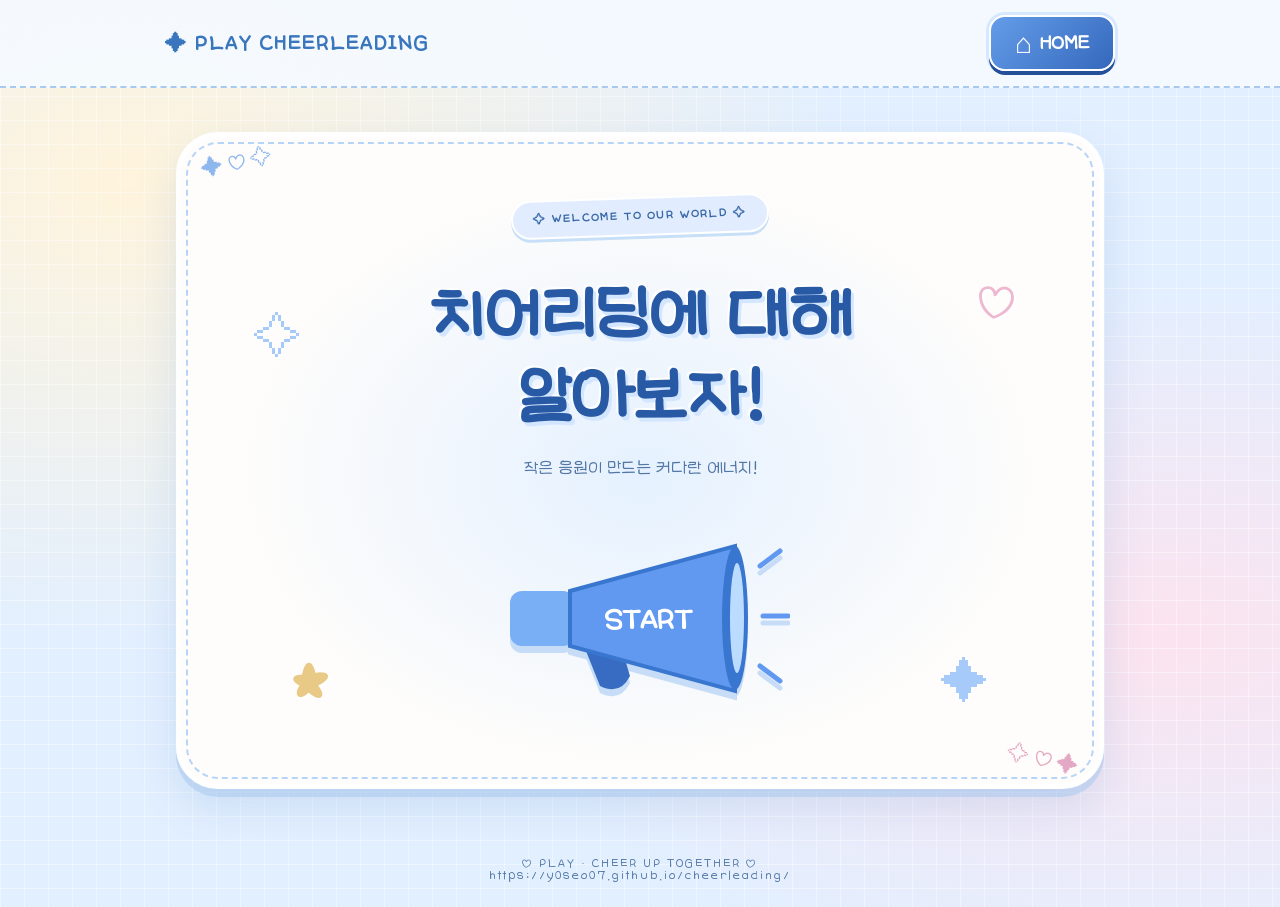
<file: index.html>
<!DOCTYPE html>
<html lang="ko">
	<head>
		<meta charset="UTF-8">
		<meta name="viewport" content="width=device-width, initial-scale=1">
		<title>PLAY CHEERLEADING</title>
		<link rel="stylesheet" href="style.css">
		<script src="script.js" defer>
		</script>
	</head>
	<body>
		<header>
			<span class="brand">✦ PLAY CHEERLEADING</span>
			<a class="homeButton" href="index.html">
				<span class="house">⌂</span> HOME
			</a>
		</header>
		<main>
			<section id="home" class="page">
				<div class="homeDecor" aria-hidden="true">
					<span>✧</span>
					<span>♡</span>
					<span>★</span>
					<span>✦</span>
				</div>
				<p class="tag">✧ WELCOME TO OUR WORLD ✧</p>
				<h1>치어리딩에 대해<br>알아보자!</h1>
				<p>작은 응원이 만드는 커다란 에너지!</p>
				<div class="menuLine">
					<button id="start" class="megaphone" onclick="showMenu()" aria-expanded="false" aria-controls="menu">
						<svg viewBox="0 0 300 180">
							<path d="M90 110 L110 160 Q130 170 140 150 L125 100" fill="#386cc2"/>
							<rect x="20" y="65" width="65" height="55" rx="12" fill="#79aff4"/>
							<path d="M80 65 L245 20 L245 165 L80 120Z" fill="#6099ef" stroke="#3976cf" stroke-width="4"/>
							<ellipse cx="245" cy="92" rx="13" ry="72" fill="#3976cf"/>
							<ellipse cx="247" cy="92" rx="7" ry="55" fill="#bcdcff"/>
							<text x="158" y="104" fill="white" font-size="30" font-weight="bold" text-anchor="middle">START</text>
							<path d="M270 40 L290 25 M273 90 H298 M270 140 L290 155" stroke="#6099ef" stroke-width="5" stroke-linecap="round"/>
						</svg>
					</button>
					<nav id="menu" inert>
						<a href="action.html">✦<br>액션</a>
						<a href="stunt.html">♡<br>스턴트</a>
						<a href="game.html">♫<br>게임</a>
						<a href="secret.html">☆<br>???</a>
					</nav>
				</div>
			</section>
		</main>
		<footer>
			♡ PLAY · CHEER UP TOGETHER ♡
			<br>
			<a href="https://y0seo07.github.io/cheerleading/" style="color: inherit; overflow-wrap: anywhere;">https://y0seo07.github.io/cheerleading/</a>
		</footer>
	</body>
</html>
</file>
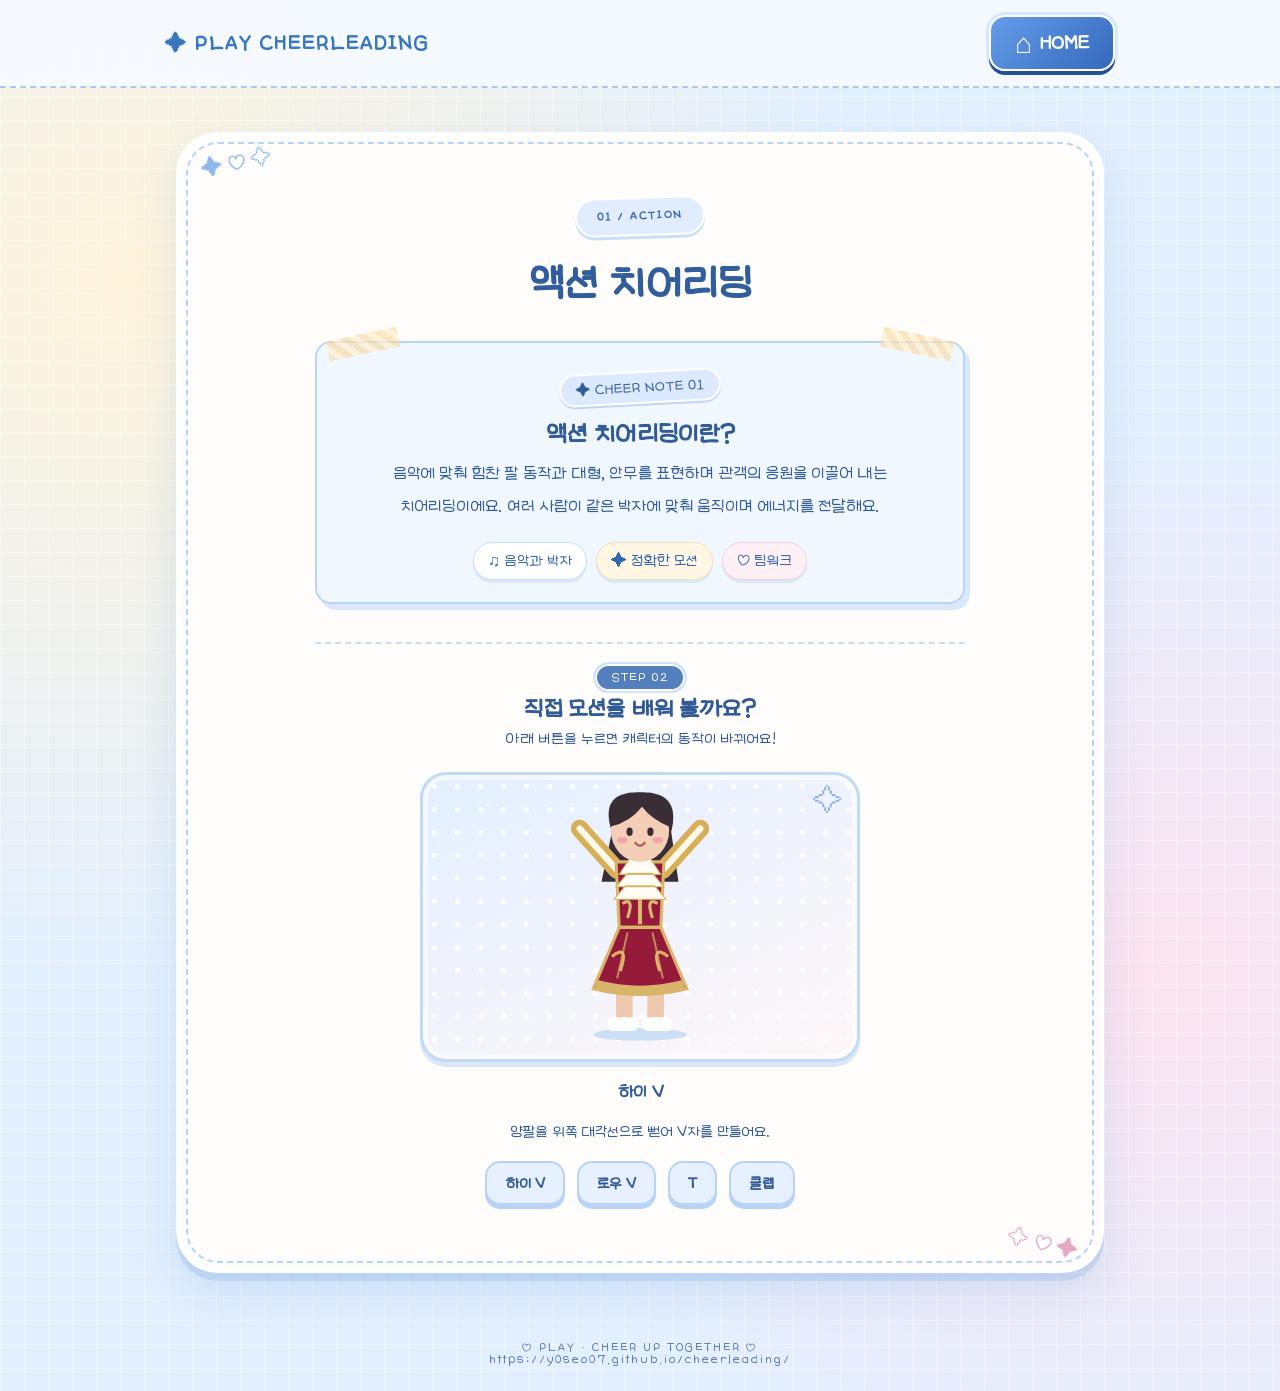
<file: action.html>
<!DOCTYPE html>
<html lang="ko">
	<head>
		<meta charset="UTF-8">
		<meta name="viewport" content="width=device-width, initial-scale=1">
		<title>PLAY CHEERLEADING</title>
		<link rel="stylesheet" href="style.css">
		<script src="script.js" defer>
		</script>
	</head>
	<body>
		<header>
			<span class="brand">✦ PLAY CHEERLEADING</span>
			<a class="homeButton" href="index.html">
				<span class="house">⌂</span> HOME
			</a>
		</header>
		<main>
			<section id="action" class="page">
				<p class="tag">01 / ACTION</p>
				<h2>액션 치어리딩</h2>
				<article class="intro">
					<span class="sticker">✦ CHEER NOTE 01</span>
					<h3>액션 치어리딩이란?</h3>
					<p>음악에 맞춰 힘찬 팔 동작과 대형, 안무를 표현하며 관객의 응원을 이끌어 내는 치어리딩이에요. 여러 사람이 같은 박자에 맞춰 움직이며 에너지를 전달해요.</p>
					<div class="features">
						<span>♫ 음악과 박자</span>
						<span>✦ 정확한 모션</span>
						<span>♡ 팀워크</span>
					</div>
				</article>
				<div class="chapter">
					<span>STEP 02</span>
					<h3>직접 모션을 배워 볼까요?</h3>
					<p>아래 버튼을 누르면 캐릭터의 동작이 바뀌어요!</p>
				</div>
				<div class="stage" id="actionFigure">
				</div>
				<h3 id="motionName">하이 V</h3>
				<p id="motionInfo">
				</p>
				<div id="motionButtons" class="buttons">
				</div>
			</section>
		</main>
		<footer>
			♡ PLAY · CHEER UP TOGETHER ♡
			<br>
			<a href="https://y0seo07.github.io/cheerleading/" style="color: inherit; overflow-wrap: anywhere;">https://y0seo07.github.io/cheerleading/</a>
		</footer>
	</body>
</html>
</file>
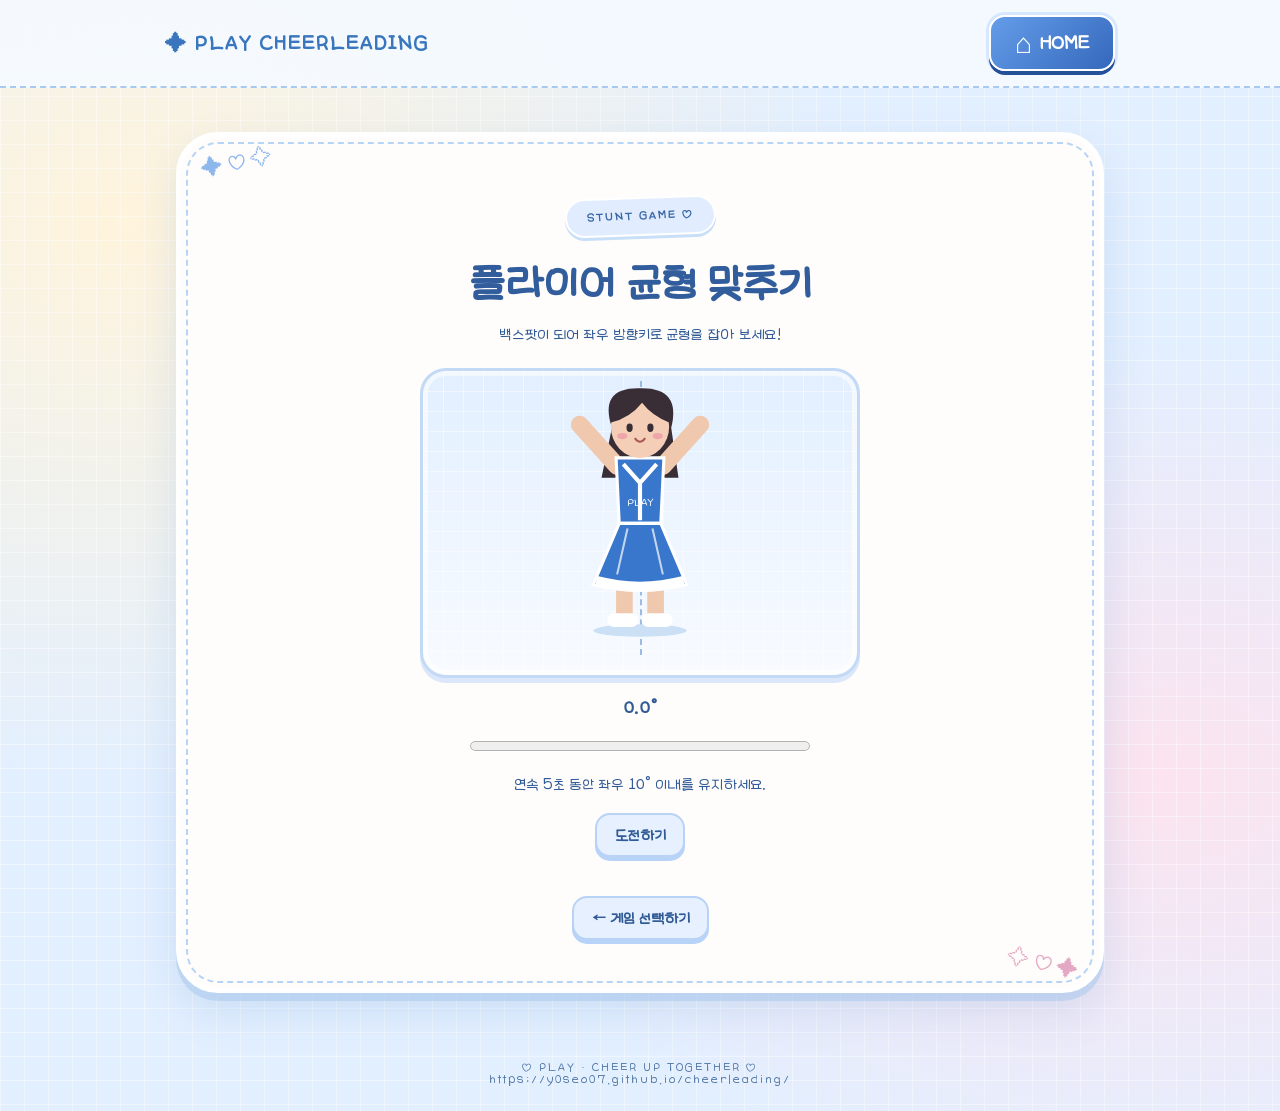
<file: balance.html>
<!DOCTYPE html>
<html lang="ko">
	<head>
		<meta charset="UTF-8">
		<meta name="viewport" content="width=device-width, initial-scale=1">
		<title>PLAY CHEERLEADING</title>
		<link rel="stylesheet" href="style.css">
		<script src="script.js" defer>
		</script>
	</head>
	<body>
		<header>
			<span class="brand">✦ PLAY CHEERLEADING</span>
			<a class="homeButton" href="index.html">
				<span class="house">⌂</span> HOME
			</a>
		</header>
		<main>
			<section id="balance" class="page">
				<p class="tag">STUNT GAME ♡</p>
				<h2>플라이어 균형 맞추기</h2>
				<p>백스팟이 되어 좌우 방향키로 균형을 잡아 보세요!</p>
				<div class="stage balanceStage">
					<div class="guide">
					</div>
					<div id="tilt">
					</div>
				</div>
				<h3 id="angle">0.0°</h3>
				<progress id="progress" max="5" value="0">
				</progress>
				<p id="balanceStatus" aria-live="polite">연속 5초 동안 좌우 10° 이내를 유지하세요.</p>
				<div class="buttons">
					<button onclick="startBalance()">도전하기</button>
				</div>
				<a class="next" href="game.html">← 게임 선택하기</a>
			</section>
		</main>
		<footer>
			♡ PLAY · CHEER UP TOGETHER ♡
			<br>
			<a href="https://y0seo07.github.io/cheerleading/" style="color: inherit; overflow-wrap: anywhere;">https://y0seo07.github.io/cheerleading/</a>
		</footer>
	</body>
</html>
</file>
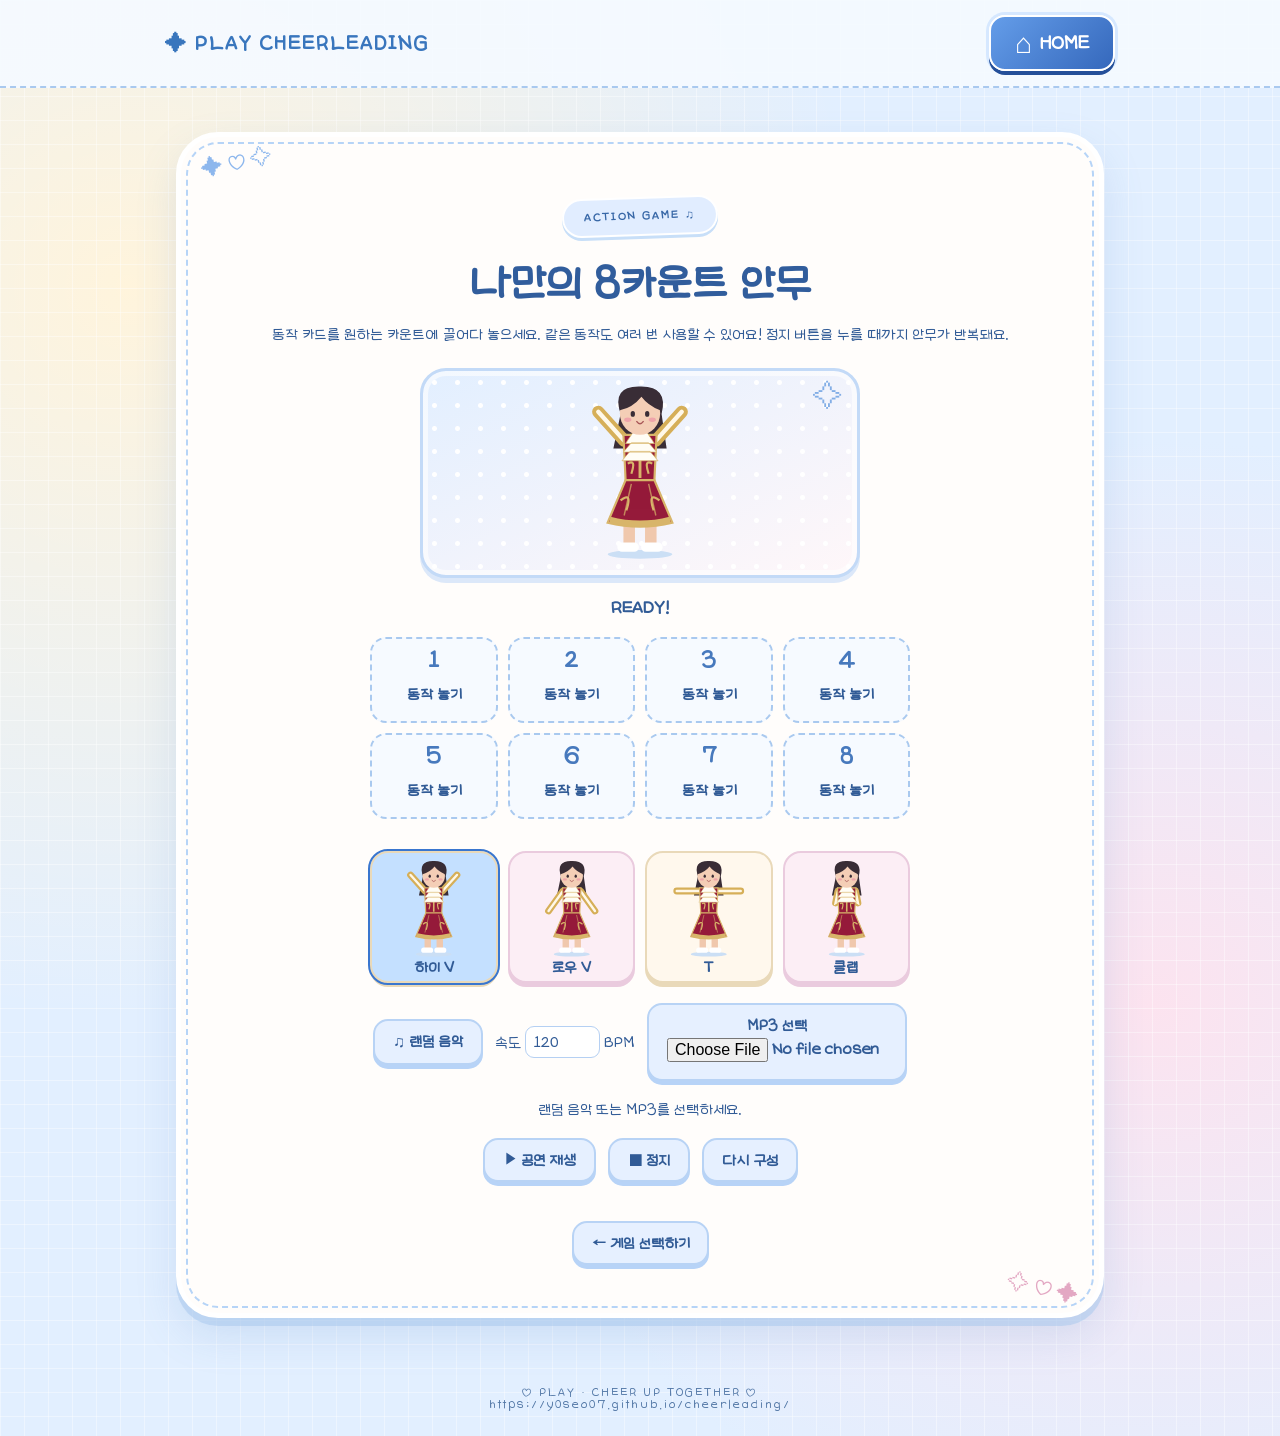
<file: compose.html>
<!DOCTYPE html>
<html lang="ko">
	<head>
		<meta charset="UTF-8">
		<meta name="viewport" content="width=device-width, initial-scale=1">
		<title>PLAY CHEERLEADING</title>
		<link rel="stylesheet" href="style.css">
		<script src="script.js" defer>
		</script>
	</head>
	<body>
		<header>
			<span class="brand">✦ PLAY CHEERLEADING</span>
			<a class="homeButton" href="index.html">
				<span class="house">⌂</span> HOME
			</a>
		</header>
		<main>
			<section id="compose" class="page">
				<p class="tag">ACTION GAME ♫</p>
				<h2>나만의 8카운트 안무</h2>
				<p>동작 카드를 원하는 카운트에 끌어다 놓으세요. 같은 동작도 여러 번 사용할 수 있어요! 정지 버튼을 누를 때까지 안무가 반복돼요.</p>
				<div class="stage" id="composeFigure">
				</div>
				<h3 id="count" aria-live="polite">READY!</h3>
				<div id="slots" class="slots">
				</div>
				<div id="palette" class="palette">
				</div>
				<div class="buttons">
					<button onclick="randomMusic()">♫ 랜덤 음악</button>
					<label>속도 <input id="bpm" type="number" min="40" max="240" value="120"> BPM</label>
					<label class="file">MP3 선택 <input id="musicFile" type="file" accept="audio/mpeg,audio/*">
					</label>
				</div>
				<audio id="music" preload="none">
				</audio>
				<p id="musicStatus">랜덤 음악 또는 MP3를 선택하세요.</p>
				<div class="buttons">
					<button onclick="playDance()">▶ 공연 재생</button>
					<button onclick="stopDance()">■ 정지</button>
					<button onclick="resetDance()">다시 구성</button>
				</div>
				<a class="next" href="game.html">← 게임 선택하기</a>
			</section>
		</main>
		<footer>
			♡ PLAY · CHEER UP TOGETHER ♡
			<br>
			<a href="https://y0seo07.github.io/cheerleading/" style="color: inherit; overflow-wrap: anywhere;">https://y0seo07.github.io/cheerleading/</a>
		</footer>
	</body>
</html>
</file>
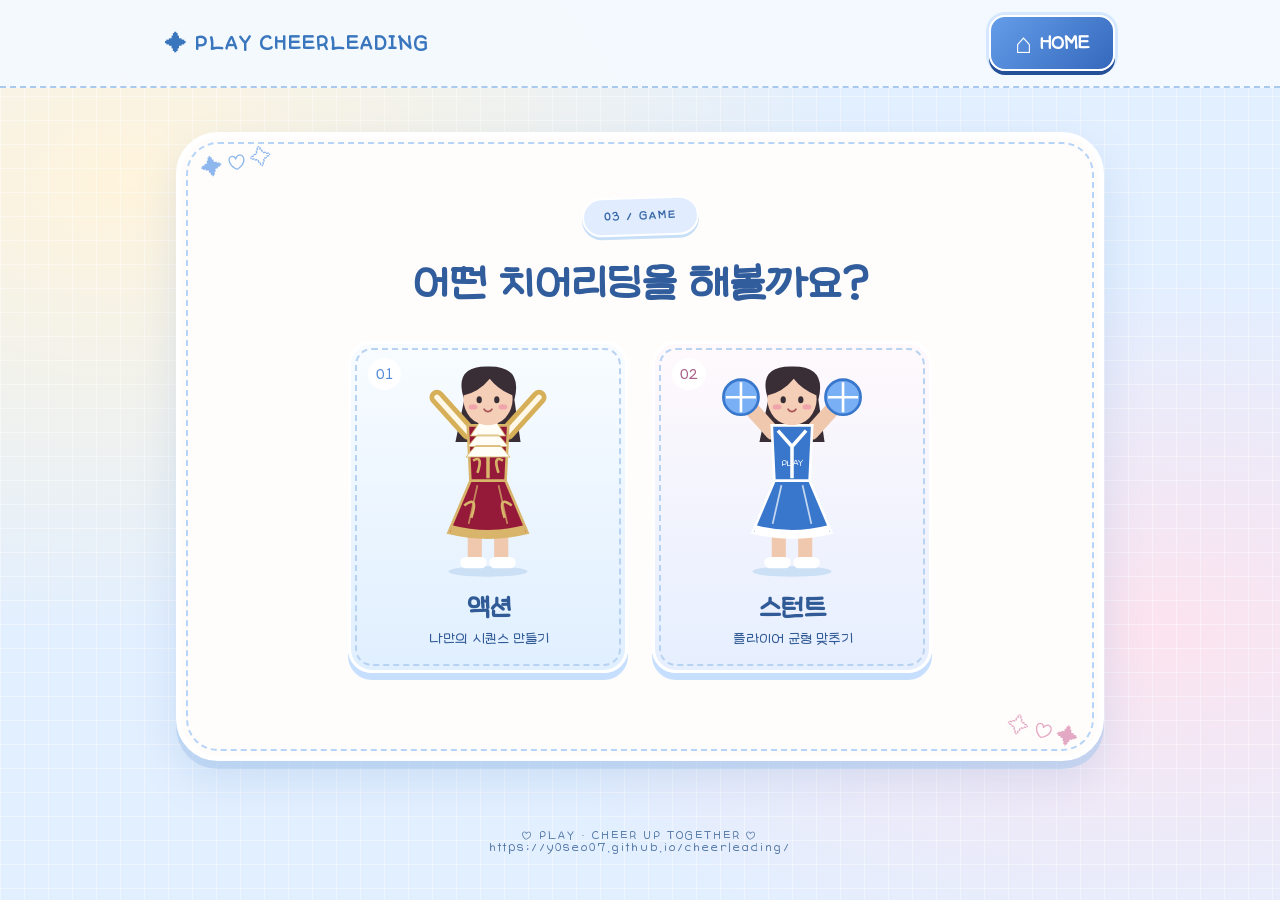
<file: game.html>
<!DOCTYPE html>
<html lang="ko">
	<head>
		<meta charset="UTF-8">
		<meta name="viewport" content="width=device-width, initial-scale=1">
		<title>PLAY CHEERLEADING</title>
		<link rel="stylesheet" href="style.css">
		<script src="script.js" defer>
		</script>
	</head>
	<body>
		<header>
			<span class="brand">✦ PLAY CHEERLEADING</span>
			<a class="homeButton" href="index.html">
				<span class="house">⌂</span> HOME
			</a>
		</header>
		<main>
			<section id="game" class="page">
				<p class="tag">03 / GAME</p>
				<h2>어떤 치어리딩을 해볼까요?</h2>
				<div class="choices">
					<a href="compose.html">
						<div id="choiceAction">
						</div>
						<h3>액션</h3>나만의 시퀀스 만들기
					</a>
					<a href="balance.html">
						<div id="choiceStunt">
						</div>
						<h3>스턴트</h3>플라이어 균형 맞추기
					</a>
				</div>
			</section>
		</main>
		<footer>
			♡ PLAY · CHEER UP TOGETHER ♡
			<br>
			<a href="https://y0seo07.github.io/cheerleading/" style="color: inherit; overflow-wrap: anywhere;">https://y0seo07.github.io/cheerleading/</a>
		</footer>
	</body>
</html>
</file>
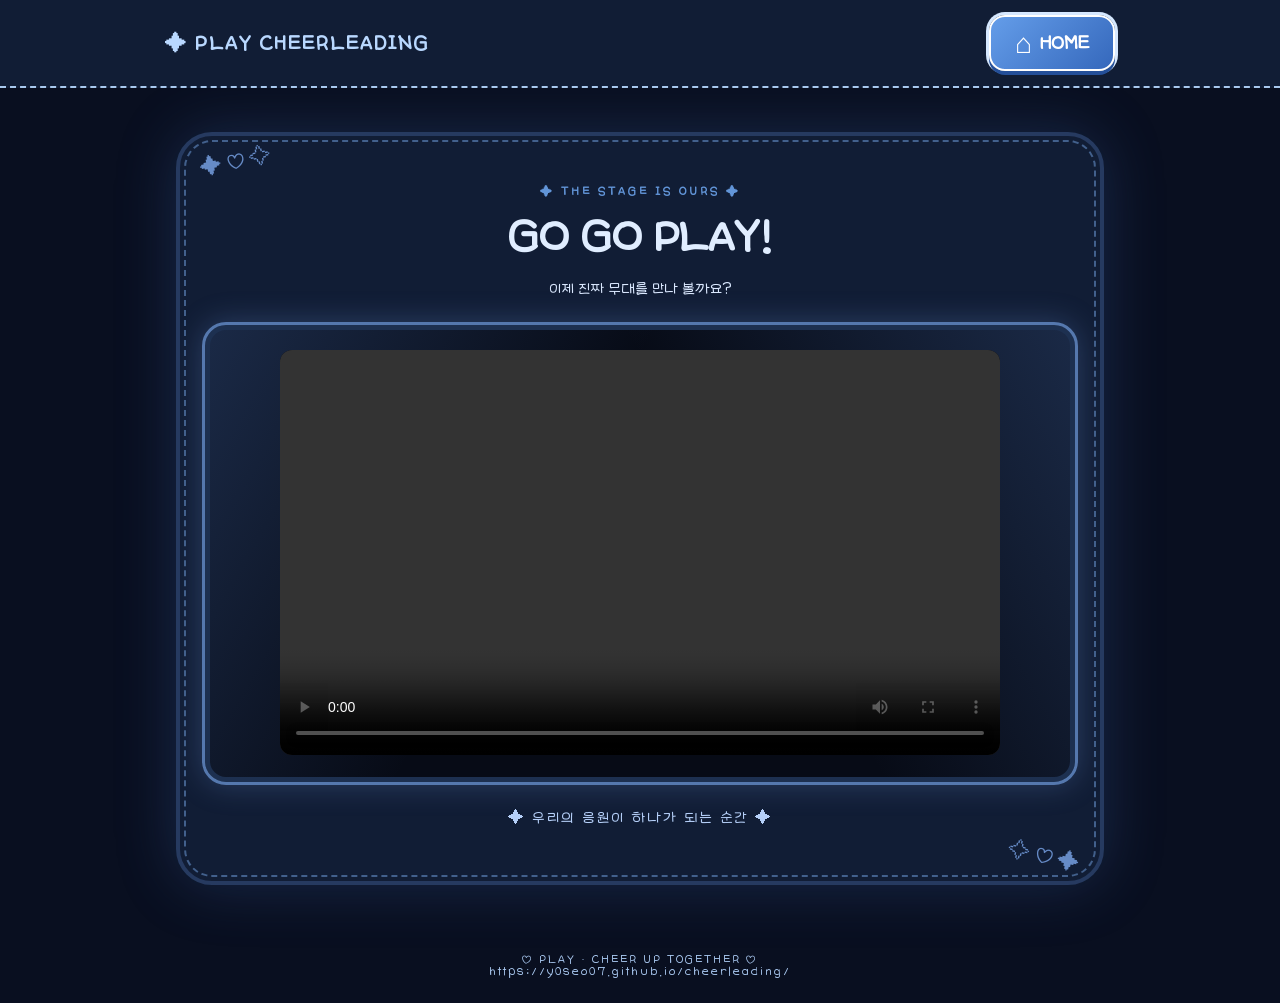
<file: secret.html>
<!DOCTYPE html>
<html lang="ko">
	<head>
		<meta charset="UTF-8">
		<meta name="viewport" content="width=device-width, initial-scale=1">
		<title>PLAY CHEERLEADING</title>
		<link rel="stylesheet" href="style.css">
		<script src="script.js" defer>
		</script>
	</head>
	<body class="dark">
		<header>
			<span class="brand">✦ PLAY CHEERLEADING</span>
			<a class="homeButton" href="index.html">
				<span class="house">⌂</span> HOME
			</a>
		</header>
		<main>
			<section id="secret" class="page">
				<p class="tag">✦ THE STAGE IS OURS ✦</p>
				<h2>GO GO PLAY!</h2>
				<p>이제 진짜 무대를 만나 볼까요?</p>
				<div class="theater">
					<video id="performance" controls playsinline preload="metadata" src="performance.mp4" aria-label="PLAY 공연 영상">
					</video>
				</div>
				<p class="encore">✦ 우리의 응원이 하나가 되는 순간 ✦</p>
			</section>
		</main>
		<footer>
			♡ PLAY · CHEER UP TOGETHER ♡
			<br>
			<a href="https://y0seo07.github.io/cheerleading/" style="color: inherit; overflow-wrap: anywhere;">https://y0seo07.github.io/cheerleading/</a>
		</footer>
	</body>
</html>
</file>
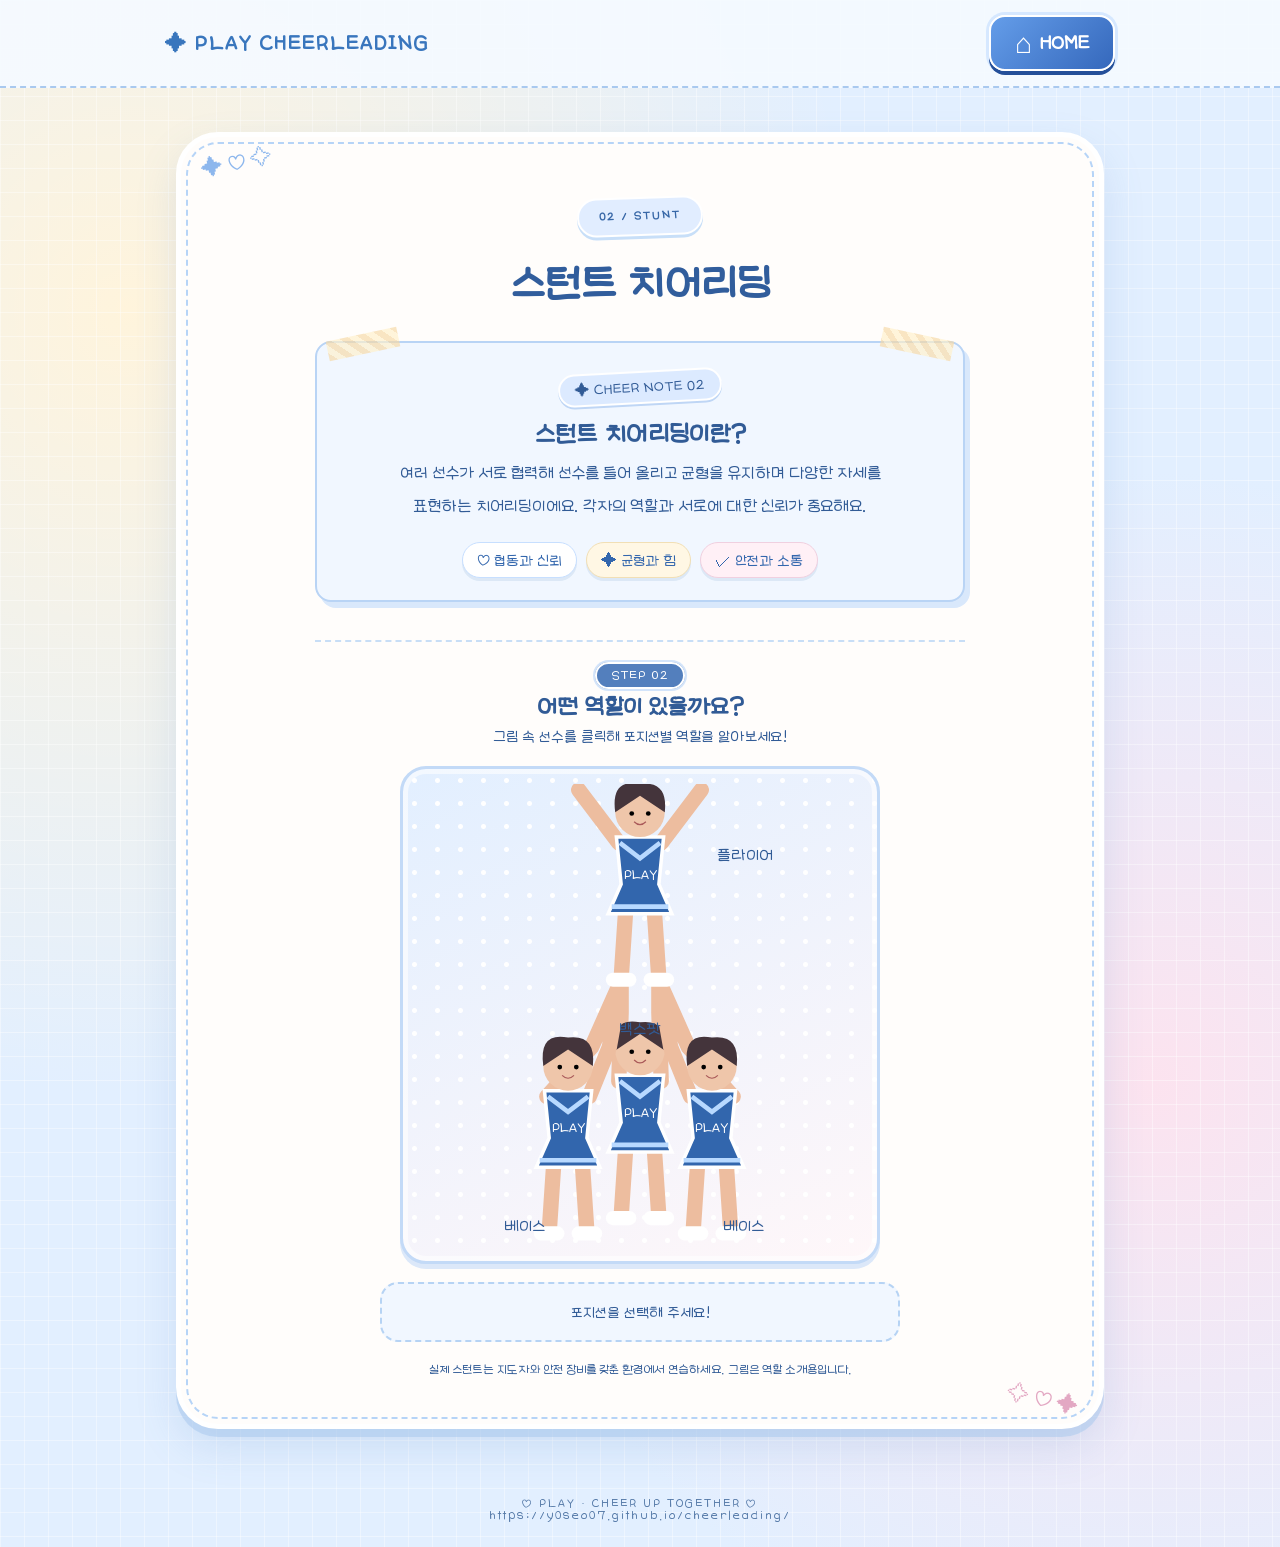
<file: stunt.html>
<!DOCTYPE html>
<html lang="ko">
	<head>
		<meta charset="UTF-8">
		<meta name="viewport" content="width=device-width, initial-scale=1">
		<title>PLAY CHEERLEADING</title>
		<link rel="stylesheet" href="style.css">
		<script src="script.js" defer>
		</script>
	</head>
	<body>
		<header>
			<span class="brand">✦ PLAY CHEERLEADING</span>
			<a class="homeButton" href="index.html">
				<span class="house">⌂</span> HOME
			</a>
		</header>
		<main>
			<section id="stunt" class="page">
				<p class="tag">02 / STUNT</p>
				<h2>스턴트 치어리딩</h2>
				<article class="intro">
					<span class="sticker">✦ CHEER NOTE 02</span>
					<h3>스턴트 치어리딩이란?</h3>
					<p>여러 선수가 서로 협력해 선수를 들어 올리고 균형을 유지하며 다양한 자세를 표현하는 치어리딩이에요. 각자의 역할과 서로에 대한 신뢰가 중요해요.</p>
					<div class="features">
						<span>♡ 협동과 신뢰</span>
						<span>✦ 균형과 힘</span>
						<span>✓ 안전과 소통</span>
					</div>
				</article>
				<div class="chapter">
					<span>STEP 02</span>
					<h3>어떤 역할이 있을까요?</h3>
					<p>그림 속 선수를 클릭해 포지션별 역할을 알아보세요!</p>
				</div>
				<div class="formation" id="formation">
				</div>
				<div class="note" id="roleInfo" aria-live="polite">포지션을 선택해 주세요!</div>
				<small>실제 스턴트는 지도자와 안전 장비를 갖춘 환경에서 연습하세요. 그림은 역할 소개용입니다.</small>
				<br>
			</section>
		</main>
		<footer>
			♡ PLAY · CHEER UP TOGETHER ♡
			<br>
			<a href="https://y0seo07.github.io/cheerleading/" style="color: inherit; overflow-wrap: anywhere;">https://y0seo07.github.io/cheerleading/</a>
		</footer>
	</body>
</html>
</file>
<file: style.css>
/* 전체 색상과 화면 배치 */
* {
	box-sizing:border-box
}
[hidden] {
	display:none!important
}
body {
	margin:0;
	min-height:100vh;
	font-family:'Apple SD Gothic Neo','Malgun Gothic',sans-serif;
	color:#315b96;
	background:radial-gradient(circle at 15% 20%,#fff 0 5px,transparent 6px),radial-gradient(circle at 85% 75%,#fff 0 4px,transparent 5px),linear-gradient(135deg,#eaf5ff,#cce2ff);
	background-size:90px 90px,110px 110px,auto;
	transition:background .7s,color .7s
}
header {
	display:flex;
	justify-content:space-between;
	padding:22px max(5%,calc((100% - 950px)/2));
	font-weight:bold;
	gap:12px
}
a {
	color:inherit;
	text-decoration:none
}
main {
	max-width:900px;
	margin:15px auto;
	padding:16px
}
.page {
	text-align:center;
	background:#ffffffc9;
	border:3px solid white;
	border-radius:36px;
	padding:35px 22px;
	box-shadow:0 12px 35px #5689c51c;
	animation:appear .45s ease
}
h1 {
	font-size:clamp(32px,6vw,58px);
	line-height:1.25;
	margin:20px 0;
	color:#2859a4
}
h2 {
	font-size:clamp(26px,5vw,38px);
	margin:12px 0
}
p {
	line-height:1.6
}
.tag {
	letter-spacing:3px;
	font-size:12px;
	font-weight:bold;
	color:#6295d8
}
button,.next,.file {
	font:inherit;
	font-weight:bold;
	color:#315b96;
	background:#e4f0ff;
	border:2px solid #c0d9fc;
	border-radius:18px;
	padding:12px 18px;
	cursor:pointer;
	transition:transform .2s,background .2s
}
button:hover,.next:hover,.file:hover,nav a:hover,.choices a:hover {
	transform:translateY(-4px);
	background:#d0e5ff
}
button:focus-visible,a:focus-visible,input:focus-visible,select:focus-visible {
	outline:3px solid #3677cf;
	outline-offset:3px
}
.megaphone {
	background:none;
	border:0;
	width:min(300px,90%);
	animation:bob 2s infinite
}
.megaphone:hover {
	background:none
}
nav,.choices,.buttons,.slots,.bases {
	display:flex;
	justify-content:center;
	gap:12px;
	flex-wrap:wrap
}
nav a,.choices a {
	background:#f0f7ff;
	border:2px solid #d0e4ff;
	border-radius:24px;
	padding:20px;
	transition:.2s;
	animation:appear .5s both
}
nav a {
	flex:1;
	min-width:100px;
	font-weight:bold;
	font-size:20px
}
nav a:nth-child(2) {
	animation-delay:.1s
}
nav a:nth-child(3) {
	animation-delay:.2s
}
nav a:nth-child(4) {
	animation-delay:.3s
}
.choices a {
	width:min(280px,100%)
}
.choices svg {
	height:220px;
	width:100%
}
.stage {
	background:linear-gradient(#eaf4ff,#f9fcff);
	border:2px dashed #bad6f9;
	border-radius:30px;
	max-width:440px;
	margin:20px auto;
	padding:12px;
	position:relative;
	overflow:hidden
}
.stage svg {
	height:260px;
	max-width:100%;
	display:block;
	margin:auto
}
.next {
	display:inline-block;
	margin-top:24px
}
.note {
	background:#eaf4ff;
	border-radius:18px;
	padding:20px;
	margin:18px auto;
	max-width:520px
}
.formation {
	margin:auto;
	max-width:480px;
	background:#eef6ff;
	border-radius:30px;
	padding:15px
}
.formation button {
	padding:5px;
	background:white
}
.mini svg {
	width:85px;
	height:110px;
	display:block
}
.flyer {
	margin-bottom:5px
}
.slots label {
	background:#eaf4ff;
	padding:10px;
	border-radius:15px;
	display:grid;
	gap:5px;
	min-width:120px
}
.slots label.active {
	background:#a9d0ff;
	outline:2px solid #3976cf
}
select,input {
	font:inherit;
	max-width:100%;
	color:inherit
}
select,input[type=number] {
	padding:7px;
	border:1px solid #b5d0f3;
	border-radius:9px;
	background:white
}
input[type=number] {
	width:75px
}
.file input {
	display:block;
	max-width:220px;
	margin:5px auto
}
.buttons {
	align-items:center;
	margin:15px 0
}
progress {
	width:min(340px,90%);
	height:20px;
	accent-color:#5288d8
}
.balanceStage {
	height:310px
}
#tilt {
	transform-origin:50% 88%;
	position:relative
}
.guide {
	position:absolute;
	left:50%;
	top:10px;
	bottom:20px;
	border-left:2px dashed #9bbbe6
}
footer {
	text-align:center;
	padding:25px;
	font-size:12px;
	letter-spacing:2px
}
body.dark {
	background:#090f20;
	color:#dbe9ff
}
.dark .page {
	background:#111d35;
	border-color:#263a60;
	box-shadow:0 0 60px #385c9b55
}
.dark .theater {
	padding:25px 10px;
	background:linear-gradient(120deg,#4268a955,transparent 40%),linear-gradient(240deg,#4268a955,transparent 40%),#070b16;
	border-radius:24px;
	margin:20px 0
}
video {
	width:100%;
	max-width:720px;
	aspect-ratio:16/9;
	background:#050812;
	border-radius:12px
}
.dark .next,.dark .file {
	background:#24385e;
	color:white;
	border-color:#42608c
}
@keyframes appear {
	from {
		opacity:0;
		transform:translateY(12px)
	}
	to {
		opacity:1;
		transform:translateY(0)
	}
}
@keyframes bob {
	50% {
		transform:translateY(-7px) rotate(-3deg)
	}
}
@media(prefers-reduced-motion:reduce) {
	* {
		animation:none!important;
		transition:none!important
	}
}
@media(max-width:500px) {
	.page {
		padding:24px 12px
	}
	.mini svg {
		width:65px
	}
	.bases {
		gap:5px
	}
	header {
		font-size:13px
	}
	.slots label {
		min-width:100px
	}
}
/* 수정된 메뉴와 게임 배치 */
@font-face {
	font-family:Seoyun;
	src:url('seoyun.ttf') format('truetype');
	font-display:swap
}
body,button,input,select,svg text {
	font-family:Seoyun,'Apple SD Gothic Neo',sans-serif
}
.homeButton {
	background:#2859a4;
	color:white;
	border-radius:18px;
	padding:12px 24px;
	box-shadow:0 4px 0 #173d79;
	font-size:20px
}
header {
	align-items:center;
	position:sticky;
	top:0;
	z-index:10;
	background:#eaf5fff2
}
.dark header {
	background:#111d35
}
.menuLine {
	display:flex;
	align-items:center;
	justify-content:center;
	max-width:760px;
	margin:30px auto;
	gap:0
}
.menuLine .megaphone {
	flex-shrink:0;
	transition:width .6s;
	animation:none;
	padding:0
}
.menuLine.opened .megaphone {
	width:32%
}
.menuLine nav {
	flex:1;
	display:flex;
	flex-wrap:nowrap;
	gap:0;
	transform-origin:left;
	animation:unfold .65s ease both;
	background:#d5e8ff;
	border-radius:0 24px 24px 0;
	overflow:hidden
}
.menuLine nav a {
	min-width:0;
	flex:1;
	padding:14px 5px;
	border-radius:0;
	border:0;
	border-right:1px solid #a9c9f2;
	font-size:clamp(14px,3vw,23px);
	animation:none
}
.menuLine nav a:last-child {
	background:#b6d4ff
}
@keyframes unfold {
	from {
		transform:scaleX(0);
		opacity:0
	}
	to {
		transform:scaleX(1);
		opacity:1
	}
}
.formation svg {
	width:100%;
	max-height:460px
}
.athlete {
	cursor:pointer
}
.athlete:hover,.athlete:focus {
	filter:drop-shadow(0 0 5px #548ddc);
	outline:none
}
.slots,.palette {
	display:grid;
	grid-template-columns:repeat(4,minmax(0,1fr));
	max-width:540px;
	margin:20px auto;
	gap:10px
}
.slot {
	min-height:86px;
	display:grid;
	gap:5px;
	padding:8px;
	border-style:dashed
}
.slot strong {
	font-size:24px
}
.slot.active,.palette .chosen {
	background:#a9d0ff;
	outline:2px solid #3976cf
}
.palette button {
	padding:6px;
	cursor:grab
}
.palette svg {
	width:100%;
	height:100px;
	display:block
}
.palette {
	margin-top:32px
}
.palette button:active {
	cursor:grabbing
}
#compose .stage svg {
	height:180px
}
@media(max-width:500px) {
	.menuLine.opened .megaphone {
		width:30%
	}
	.menuLine nav a {
		padding:10px 2px
	}
	.slots,.palette {
		gap:5px
	}
	.slot {
		font-size:13px
	}
	.palette svg {
		height:70px
	}
}
/* 귀여운 스티커와 소개 카드 */
body:not(.dark) {
	background-color:#e4f1ff;
	background-image:radial-gradient(circle,#fff 0 3px,transparent 4px),radial-gradient(circle,#b9d8fc 0 2px,transparent 3px),linear-gradient(135deg,#f0f8ff,#d4e7ff);
	background-size:48px 48px,73px 73px,auto
}
.page {
	position:relative;
	isolation:isolate;
	border:4px solid white;
	box-shadow:0 8px 0 #a9c9ef66,0 18px 40px #5689c51c
}
.page::before,.page::after {
	position:absolute;
	pointer-events:none;
	font-size:28px;
	color:#91bdf4;
	z-index:-1
}
.page::before {
	content:'✦ ♡';
	top:14px;
	left:20px;
	transform:rotate(-12deg)
}
.page::after {
	content:'♡ ✧';
	bottom:14px;
	right:20px;
	transform:rotate(12deg)
}
.intro {
	max-width:650px;
	margin:28px auto;
	padding:28px 24px 22px;
	background:#f0f7ff;
	border:2px solid #c7dfff;
	border-radius:28px;
	box-shadow:0 5px 0 #dceaff;
	text-align:center
}
.sticker {
	display:inline-block;
	background:#d5e7ff;
	color:#315b96;
	padding:7px 15px;
	border-radius:30px;
	transform:rotate(-3deg);
	font-size:15px
}
.intro h3 {
	font-size:27px;
	margin:16px 0 8px
}
.intro p {
	font-size:18px;
	line-height:1.8;
	max-width:540px;
	margin:10px auto 20px;
	word-break:keep-all
}
.features {
	display:flex;
	flex-wrap:wrap;
	justify-content:center;
	gap:9px
}
.features span {
	background:white;
	border:1px solid #c7dfff;
	border-radius:20px;
	padding:9px 14px;
	color:#3266ad
}
.chapter {
	margin:38px auto 16px
}
.chapter span {
	background:#5288d8;
	color:white;
	border-radius:20px;
	padding:5px 15px;
	font-size:13px;
	letter-spacing:1px
}
.chapter h3 {
	font-size:25px;
	margin:12px 0 5px
}
.chapter p {
	margin:5px 0
}
.stage,.formation {
	box-shadow:inset 0 0 0 5px #ffffffaa
}
.choices a {
	box-shadow:0 5px 0 #c7dfff
}
.buttons button,.palette button {
	box-shadow:0 3px 0 #b7d3f7
}
.dark .page::before,.dark .page::after {
	color:#668bc6
}
.encore {
	color:#b5cff8;
	letter-spacing:2px
}
.dark .theater {
	border:2px solid #38527c;
	box-shadow:0 0 35px #6c9ce633
}
.dark .page {
	box-shadow:0 0 60px #385c9b55
}
@media(max-width:500px) {
	.intro {
		padding:20px 12px
	}
	.intro p {
		font-size:16px
	}
	.page::before,.page::after {
		font-size:18px
	}
	.page::before {
		left:8px
	}
	.page::after {
		right:8px
	}
}
/* 메가폰 호버 효과와 메뉴 열기/닫기 애니메이션 */
.menuLine .megaphone {
	width:min(300px,90%);
	transition:width .6s,transform .25s;
	position:relative;
	z-index:1
}
.menuLine .megaphone:hover {
	transform:scale(1.045);
	filter:drop-shadow(0 5px 8px #83b4f0)
}
.menuLine nav {
	flex:0 1 0;
	max-width:0;
	opacity:0;
	visibility:hidden;
	transform:scaleX(0);
	animation:none;
	transition:flex-basis .6s,max-width .6s,opacity .45s,transform .6s,visibility 0s .6s;
	pointer-events:none
}
.menuLine.opened nav {
	flex:1 1 68%;
	max-width:68%;
	opacity:1;
	visibility:visible;
	transform:scaleX(1);
	transition:flex-basis .6s,max-width .6s,opacity .45s,transform .6s,visibility 0s;
	pointer-events:auto
}
.menuLine nav a {
	white-space:nowrap
}
@media(max-width:500px) {
	.menuLine.opened nav {
		flex-basis:70%;
		max-width:70%
	}
}
/* 별빛 HOME 전환과 파스텔 스티커 디자인 */
.brand {
	cursor:default;
	letter-spacing:1px;
	color:#3976bd;
	font-size:clamp(13px,2.5vw,21px)
}
.homeButton {
	display:inline-flex;
	align-items:center;
	gap:8px;
	border:2px solid white;
	border-radius:24px;
	background:linear-gradient(135deg,#649de9,#3568bc);
	box-shadow:0 4px 0 #244f99,0 7px 14px #82a9dc66;
	transition:transform .2s,box-shadow .2s;
	white-space:nowrap
}
.homeButton:hover {
	transform:translateY(-3px) rotate(-2deg);
	box-shadow:0 7px 0 #244f99,0 10px 18px #82a9dc66
}
.homeButton:active {
	transform:translateY(3px);
	box-shadow:0 1px 0 #244f99
}
.house {
	font-size:28px;
	line-height:1
}
.dark .brand {
	color:#b9d8ff
}
body:not(.dark) .page {
	background:linear-gradient(155deg,#fff,#f7fbff 70%,#eaf4ff);
	border-radius:42px;
	outline:2px dashed #c3ddfb;
	outline-offset:-10px;
	padding-top:44px;
	padding-bottom:44px
}
#home {
	min-height:390px
}
.homeDecor {
	position:absolute;
	inset:0;
	pointer-events:none;
	z-index:-1
}
.homeDecor span {
	position:absolute;
	font-size:35px;
	color:#a6cafa;
	text-shadow:2px 2px white;
	animation:floatSticker 3s ease-in-out infinite
}
.homeDecor span:nth-child(1) {
	left:12%;
	top:23%
}
.homeDecor span:nth-child(2) {
	right:12%;
	top:25%;
	color:#edb9d1;
	animation-delay:.5s
}
.homeDecor span:nth-child(3) {
	left:9%;
	bottom:17%;
	color:#e8c985;
	animation-delay:1s
}
.homeDecor span:nth-child(4) {
	right:9%;
	bottom:14%;
	animation-delay:1.5s
}
@keyframes floatSticker {
	50% {
		transform:translateY(-8px) rotate(9deg)
	}
}
body:not(.dark) .tag {
	display:inline-block;
	background:#e0efff;
	border:2px solid white;
	border-radius:30px;
	padding:7px 15px;
	box-shadow:0 3px 0 #c8dff8
}
body:not(.dark) h1 {
	text-shadow:2px 3px #d9eaff
}
.intro {
	background:linear-gradient(145deg,#fff,#eaf4ff);
	border:2px solid #c7dfff
}
.features span:nth-child(2) {
	background:#fff7e4;
	border-color:#f1dfb5
}
.features span:nth-child(3) {
	background:#fff0f6;
	border-color:#f0d0e0
}
.choices a {
	border:3px solid white;
	outline:2px solid #c5defa;
	background:linear-gradient(#f8fcff,#e0efff)
}
.choices a:nth-child(2) {
	background:linear-gradient(#fff9fc,#e6efff)
}
.menuLine nav a:nth-child(2) {
	background:#e8f3ff
}
.menuLine nav a:nth-child(3) {
	background:#e1edff
}
.menuLine nav a:hover {
	background:#fff2d8;
	transform:none
}
.buttons button,.next,.file {
	border-radius:22px
}
.stage {
	background:radial-gradient(circle at 15% 18%,#fff 0 4px,transparent 5px),radial-gradient(circle at 85% 25%,#fff 0 5px,transparent 6px),linear-gradient(#e5f1ff,#fbfdff)
}
@media(max-width:500px) {
	.homeDecor span {
		font-size:23px
	}
	.homeButton {
		padding:8px 14px;
		font-size:17px
	}
	.house {
		font-size:22px
	}
	body:not(.dark) .page {
		padding:32px 12px;
		outline-offset:-6px
	}
}
/* Ver.7: 파스텔 스티커북 디자인 (기능 변경 없음) */
body:not(.dark) {
	background-color:#e2efff;
	background-image:linear-gradient(90deg,#ffffff65 1px,transparent 1px),linear-gradient(#ffffff65 1px,transparent 1px),radial-gradient(ellipse at 10% 20%,#fff4dc,transparent 45%),radial-gradient(ellipse at 90% 70%,#fce3ef,transparent 40%);
	background-size:24px 24px,24px 24px,auto,auto
}
header {
	background:#f5faffed;
	border-bottom:2px dashed #a9c9ef;
	padding-top:15px;
	padding-bottom:15px
}
.brand {
	letter-spacing:2px
}
.homeButton {
	border-radius:16px;
	box-shadow:0 4px 0 #244f99,0 0 0 3px #d6e8ff
}
main {
	max-width:960px;
	margin:28px auto
}
.page {
	overflow:hidden
}
body:not(.dark) .page {
	background:#fffdfb;
	border:5px solid white;
	outline:2px dashed #b6d4f7;
	outline-offset:-12px;
	box-shadow:0 8px 0 #a9c9ef88,0 18px 40px #5689c52b;
	padding:48px 30px
}
.page::before,.page::after {
	z-index:0;
	font-size:22px
}
.page::before {
	content:'✦  ♡  ✧';
	color:#8db7ed
}
.page::after {
	content:'✧  ♡  ✦';
	color:#e3a8c3
}
#home {
	min-height:540px;
	background-image:radial-gradient(ellipse at 50% 52%,#e5f1ff 0%,transparent 65%)
}
#home h1 {
	font-size:clamp(40px,7vw,72px);
	line-height:1.12;
	letter-spacing:-1px;
	text-shadow:3px 4px #d3e6ff, -2px -2px white;
	margin:25px 0 15px
}
#home>p:not(.tag) {
	color:#5277a6;
	font-size:19px
}
.homeDecor span {
	font-size:48px
}
.homeDecor span:nth-child(1) {
	left:8%;
	top:27%
}
.homeDecor span:nth-child(2) {
	right:9%;
	top:22%
}
.homeDecor span:nth-child(3) {
	left:12%;
	bottom:12%
}
.homeDecor span:nth-child(4) {
	right:12%;
	bottom:12%
}
.menuLine {
	margin:42px auto 28px
}
.menuLine .megaphone svg {
	filter:drop-shadow(0 7px 0 #c7ddf7)
}
.menuLine nav {
	border-radius:0 25px 25px 0;
	background:#d7e8ff
}
.menuLine nav a {
	padding:22px 5px;
	border-right:2px dashed #b4d1f2
}
.menuLine nav a:nth-child(2) {
	background:#fff0f5
}
.menuLine nav a:nth-child(3) {
	background:#fff5dc
}
.menuLine nav a:last-child {
	background:#d9e6ff
}
.menuLine nav a:hover {
	background:white
}
body:not(.dark) .tag {
	color:#3767a7;
	background:#e1edff;
	letter-spacing:2px;
	padding:8px 20px;
	transform:rotate(-2deg)
}
h2 {
	color:#315d9c;
	font-size:clamp(30px,5vw,46px)
}
.dark h2 {
	color:#e0edff
}
.intro {
	position:relative;
	background:#f1f7ff;
	border:2px solid #b9d4f5;
	border-radius:16px;
	box-shadow:5px 6px 0 #d9e8fb;
	margin-top:35px
}
.intro::before,.intro::after {
	content:'';
	position:absolute;
	width:72px;
	height:20px;
	background:repeating-linear-gradient(45deg,#f6d9a6aa 0 6px,#fff0caaa 6px 12px);
	top:-9px;
	left:10px;
	transform:rotate(-12deg);
	pointer-events:none
}
.intro::after {
	left:auto;
	right:10px;
	transform:rotate(12deg)
}
.sticker {
	background:#dceaff;
	border:2px solid white;
	box-shadow:0 2px 0 #bfd6f5
}
.features span {
	box-shadow:0 3px 0 #dce8f6
}
.chapter {
	border-top:2px dashed #c8def6;
	padding-top:24px;
	max-width:650px
}
.chapter span {
	background:#537fbd;
	border:2px solid white;
	box-shadow:0 0 0 2px #d3e4fa
}
.stage,.formation {
	border:3px solid #c3daf7;
	border-radius:26px;
	background-color:#eaf4ff;
	background-image:radial-gradient(circle,#fff 2px,transparent 3px),linear-gradient(155deg,#e2efff,#fff7f9);
	background-size:23px 23px,auto;
	box-shadow:inset 0 0 0 5px #fff9,0 5px 0 #dce8f9
}
.stage:not(.balanceStage)::after {
	content:'✧';
	position:absolute;
	right:14px;
	top:10px;
	color:#83aee6;
	font-size:30px;
	pointer-events:none
}
.choices {
	gap:24px;
	margin:35px auto
}
.choices a {
	position:relative;
	border-radius:24px;
	padding:18px 20px 24px;
	box-shadow:0 7px 0 #c7dfff;
	outline:2px dashed #b8d2f2;
	outline-offset:-9px
}
.choices a::before {
	content:'01';
	position:absolute;
	top:14px;
	left:17px;
	background:#fff;
	border-radius:50%;
	padding:8px;
	color:#5288d8
}
.choices a:nth-child(2)::before {
	content:'02';
	color:#a85e88
}
.choices a h3 {
	font-size:30px;
	margin:8px
}
.choices a:hover {
	transform:translateY(-6px) rotate(-1deg)
}
.buttons button,.next,.file {
	border:2px solid #b8d3f5;
	background:#e6f0ff;
	box-shadow:0 4px 0 #b7d3f7;
	border-radius:15px
}
.buttons button:active,.next:active {
	transform:translateY(3px);
	box-shadow:0 1px 0 #b7d3f7
}
.buttons button:hover,.next:hover {
	background:#fff0d5
}
.slot {
	background:#f6faff;
	border:2px dashed #a9c9ef;
	border-radius:16px
}
.slot strong {
	color:#4779bd
}
.slot.active,.palette .chosen {
	background:#c4e0ff
}
.palette button {
	background:#fff8ed;
	border:2px solid #e9d9b9;
	border-radius:18px;
	box-shadow:0 4px 0 #e9d9b9
}
.palette button:nth-child(even) {
	background:#fceef5;
	border-color:#eacbde;
	box-shadow:0 4px 0 #eacbde
}
.palette button:hover {
	background:#e3efff
}
.note {
	border:2px dashed #b6d3f4;
	background:#f1f7ff
}
.balanceStage {
	background-image:linear-gradient(90deg,#ffffff70 1px,transparent 1px),linear-gradient(#ffffff70 1px,transparent 1px),linear-gradient(#e2efff,#f8fbff);
	background-size:20px 20px,20px 20px,auto
}
footer {
	color:#5277a6
}
.dark footer {
	color:#a9c8f0
}
.dark .theater {
	border:3px solid #5578ae;
	box-shadow:0 0 30px #749de544,inset 0 0 0 5px #1d3050
}
.dark .page {
	outline:2px dashed #42608c;
	outline-offset:-10px
}
@media(max-width:500px) {
	main {
		margin:10px auto;
		padding:10px
	}
	body:not(.dark) .page {
		padding:35px 12px;
		outline-offset:-7px
	}
	#home {
		min-height:410px
	}
	.homeDecor span {
		font-size:25px
	}
	.menuLine nav a {
		padding:12px 2px
	}
	.choices {
		gap:18px
	}
	.intro::before,.intro::after {
		width:45px
	}
	.palette button {
		padding:3px
	}
	.buttons {
		gap:9px
	}
}
</file>
